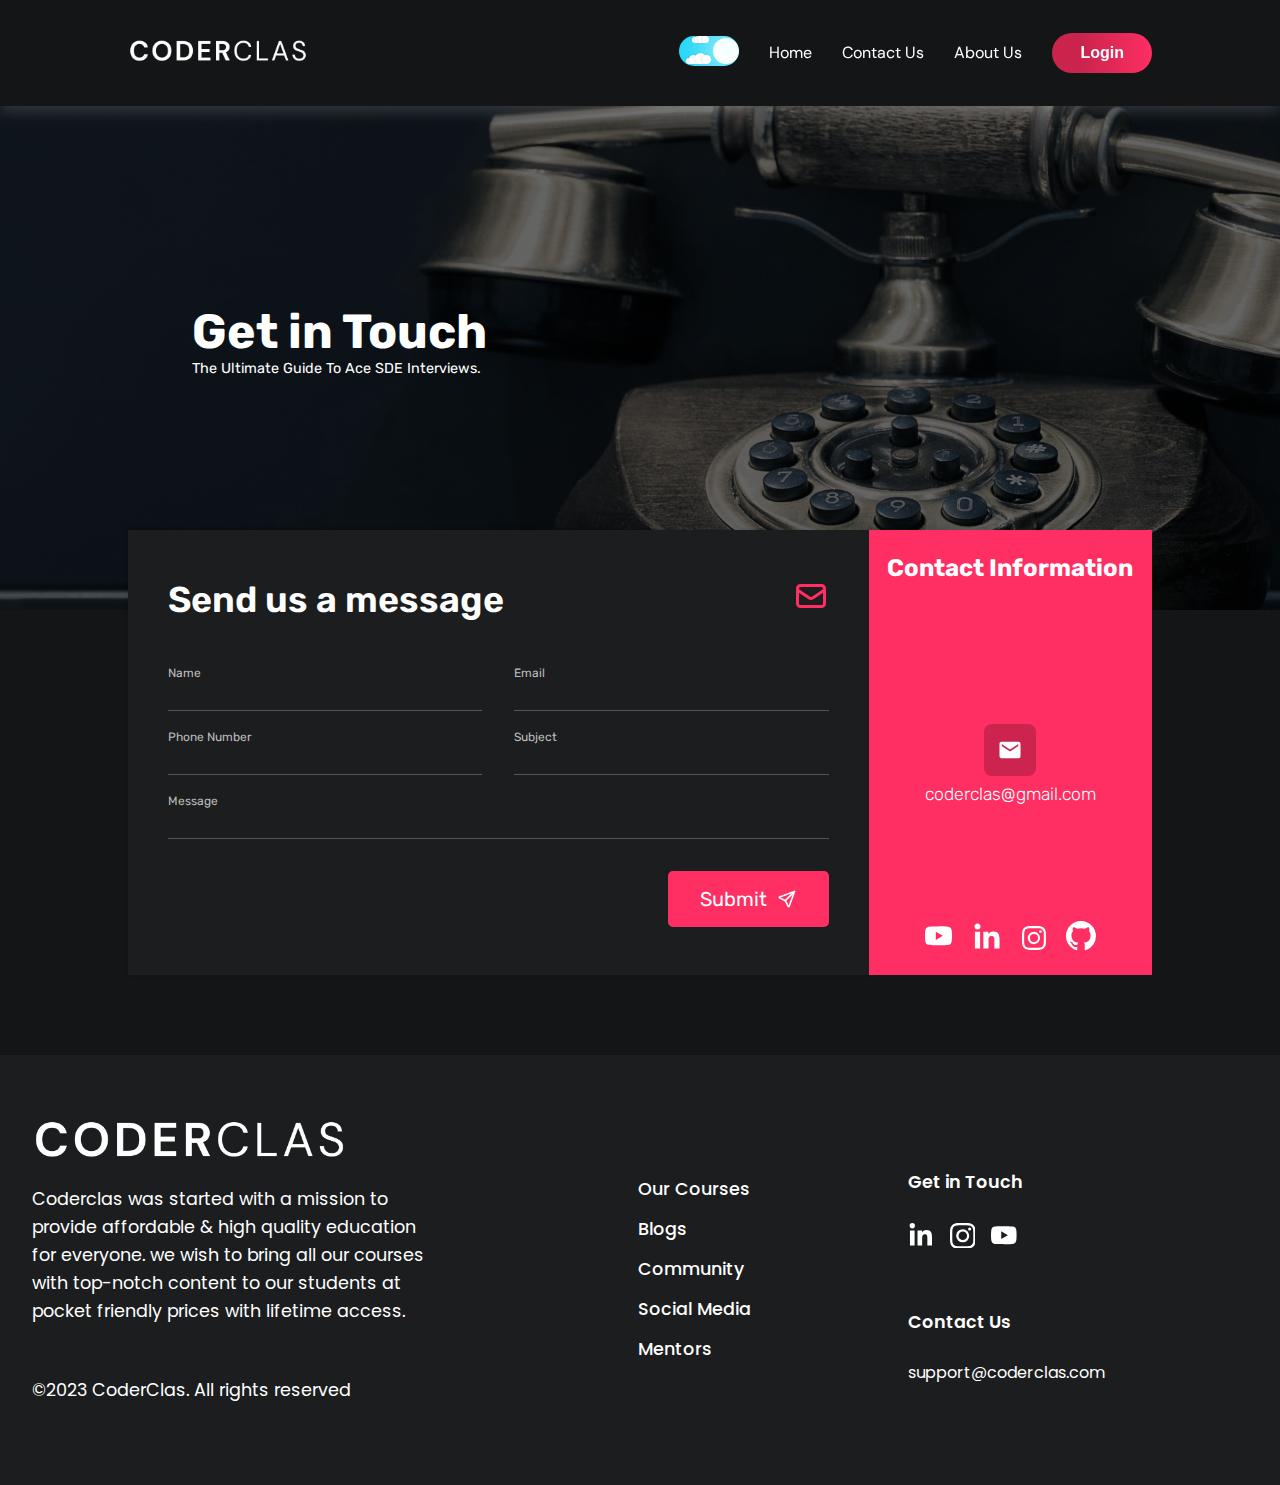
<file: pages/contact us/contact.html>
<!DOCTYPE html>
<html lang="en">
  <head>
    <meta charset="UTF-8" />
    <meta http-equiv="X-UA-Compatible" content="IE=edge" />
    <meta name="viewport" content="width=device-width, initial-scale=1.0" />
    <link
      rel="stylesheet"
      href="https://cdnjs.cloudflare.com/ajax/libs/font-awesome/6.4.0/css/all.min.css"
      integrity="sha512-iecdLmaskl7CVkqkXNQ/ZH/XLlvWZOJyj7Yy7tcenmpD1ypASozpmT/E0iPtmFIB46ZmdtAc9eNBvH0H/ZpiBw=="
      crossorigin="anonymous"
      referrerpolicy="no-referrer" />
    <title>Contact</title>
    <link rel="stylesheet" href="../../styles/universal.css" />
    <link rel="stylesheet" href="style.css" />
    <link rel="stylesheet" href="../../styles/navbar.css" />
    <link rel="stylesheet" href="../../styles/footer.css" />
    <link rel="stylesheet" href="../../styles/colors.css" />
  </head>
  <body class="dark">
    <header>
      <nav
        style="
          position: fixed;
          top: 0;
          width: 100%;
          background-color: var(--primary-bg);
        ">
        <div class="nav-bar">
          <li class="logo">
            <a href="../../index.html">
              <img
                id="topLogo"
                src="../../images/logo.webp"
                alt="CoderClas Main Logo" />
            </a>
          </li>

          <div style="display: flex">
            <div class="wrapper">
              <input type="checkbox" id="hide_checkbox" checked />
              <label for="hide_checkbox" class="toggle">
                <span class="toggle-button">
                  <span class="crater crater-1"></span>
                  <span class="crater crater-2"></span>
                  <span class="crater crater-3"></span>
                  <span class="crater crater-4"></span>
                  <span class="crater crater-5"></span>
                  <span class="crater crater-6"></span>
                  <span class="crater crater-7"></span>
                </span>
                <span class="star star-1"></span>
                <span class="star star-2"></span>
                <span class="star star-3"></span>
                <span class="star star-4"></span>
                <span class="star star-5"></span>
                <span class="star star-6"></span>
                <span class="star star-7"></span>
                <span class="star star-8"></span>
              </label>
            </div>

            <input type="checkbox" id="check" />
            <span class="menu font-sans">
              <li>
                <a class="text-white text-center" href="/index.html">Home</a>
              </li>
              <li><a class="text-white text-center" href="#">Contact Us</a></li>
              <li>
                <a
                  class="text-white text-center"
                  href="/pages/about us/about.html"
                  >About Us</a
                >
              </li>
              <li>
                <a href="../login/login.html" rel="noopener noreferrer">
                <button class="btn-design text-bold">Login</button></a>
              </li>
              <label for="check" class="close-menu">
                <i class="text-white fas fa-times"></i>
              </label>
            </span>
          </div>

          <label for="check" class="open-menu">
            <i class="text-white fas fa-bars"></i>
          </label>
        </div>
      </nav>
    </header>

    <div>
      <div class="contact-section">
        <div class="contact-bg">
          <div class="image"></div>
        </div>
        <div class="contact-title">
          <div>
            <h1>Get in Touch</h1>
            <p>The Ultimate Guide To Ace SDE Interviews.</p>
          </div>
        </div>
      </div>
    </div>

    <div
      class="contact-form-section"
      style="background-color: var(--primary-bg)">
      <div class="contact-form">
        <div class="form-title">
          <p class="send-title">Send us a message</p>
          <div>
            <svg
              style="color: var(--blog)"
              stroke="currentColor"
              fill="none"
              stroke-width="0"
              viewBox="0 0 24 24"
              height="1em"
              width="1em"
              xmlns="http://www.w3.org/2000/svg">
              <path
                stroke-linecap="round"
                stroke-linejoin="round"
                stroke-width="2"
                d="M3 8l7.89 5.26a2 2 0 002.22 0L21 8M5 19h14a2 2 0 002-2V7a2 2 0 00-2-2H5a2 2 0 00-2 2v10a2 2 0 002 2z"></path>
            </svg>
          </div>
        </div>

        <form class="form">
          <div class="first-contact-section">
            <div class="input-container">
              <input type="text" id="name" />
              <label for="name">Name</label>
            </div>
            <div class="input-container">
              <input type="text" id="email" />
              <label for="email">Email</label>
            </div>
            <div class="input-container">
              <input type="number" id="phone" />
              <label for="phone">Phone Number</label>
            </div>
            <div class="input-container">
              <input type="text" id="subject" />
              <label for="subject">Subject</label>
            </div>
          </div>

          <div class="input-container">
            <input type="text" id="message" />
            <label for="message">Message</label>
          </div>

          <div class="submit-btn">
            <a type="submit" href="#">
              Submit
              <svg
                stroke="currentColor"
                fill="none"
                stroke-width="2"
                viewBox="0 0 24 24"
                stroke-linecap="round"
                stroke-linejoin="round"
                height="1em"
                width="1em"
                xmlns="http://www.w3.org/2000/svg">
                <desc></desc>
                <path stroke="none" d="M0 0h24v24H0z" fill="none"></path>
                <line x1="10" y1="14" x2="21" y2="3"></line>
                <path
                  d="M21 3l-6.5 18a0.55 .55 0 0 1 -1 0l-3.5 -7l-7 -3.5a0.55 .55 0 0 1 0 -1l18 -6.5"></path>
              </svg>
            </a>
          </div>
        </form>
      </div>

      <div class="social-contact">
        <p>Contact Information</p>

        <div class="mail-content">
          <div class="mail-logo">
            <svg
              stroke="currentColor"
              fill="currentColor"
              stroke-width="0"
              viewBox="0 0 512 512"
              height="1em"
              width="1em"
              xmlns="http://www.w3.org/2000/svg">
              <path
                d="M437.332 80H74.668C51.199 80 32 99.198 32 122.667v266.666C32 412.802 51.199 432 74.668 432h362.664C460.801 432 480 412.802 480 389.333V122.667C480 99.198 460.801 80 437.332 80zM432 170.667L256 288 80 170.667V128l176 117.333L432 128v42.667z"></path>
            </svg>
          </div>

          <a href="mailto:coderclas@gmail.com"> coderclas@gmail.com </a>
        </div>

        <div class="icons">
          <a target="_blank" href="https://www.youtube.com/@coderclas">
            <svg
              stroke="currentColor"
              fill="currentColor"
              stroke-width="0"
              viewBox="0 0 16 16"
              height=".9em"
              width=".9em"
              xmlns="http://www.w3.org/2000/svg">
              <path
                d="M8.051 1.999h.089c.822.003 4.987.033 6.11.335a2.01 2.01 0 0 1 1.415 1.42c.101.38.172.883.22 1.402l.01.104.022.26.008.104c.065.914.073 1.77.074 1.957v.075c-.001.194-.01 1.108-.082 2.06l-.008.105-.009.104c-.05.572-.124 1.14-.235 1.558a2.007 2.007 0 0 1-1.415 1.42c-1.16.312-5.569.334-6.18.335h-.142c-.309 0-1.587-.006-2.927-.052l-.17-.006-.087-.004-.171-.007-.171-.007c-1.11-.049-2.167-.128-2.654-.26a2.007 2.007 0 0 1-1.415-1.419c-.111-.417-.185-.986-.235-1.558L.09 9.82l-.008-.104A31.4 31.4 0 0 1 0 7.68v-.123c.002-.215.01-.958.064-1.778l.007-.103.003-.052.008-.104.022-.26.01-.104c.048-.519.119-1.023.22-1.402a2.007 2.007 0 0 1 1.415-1.42c.487-.13 1.544-.21 2.654-.26l.17-.007.172-.006.086-.003.171-.007A99.788 99.788 0 0 1 7.858 2h.193zM6.4 5.209v4.818l4.157-2.408L6.4 5.209z"></path>
            </svg>
          </a>
          <a target="_blank" href="https://www.linkedin.com/in/illunise">
            <svg
              stroke="currentColor"
              fill="currentColor"
              stroke-width="0"
              viewBox="0 0 24 24"
              height="1em"
              width="1em"
              xmlns="http://www.w3.org/2000/svg">
              <path
                fill-rule="evenodd"
                d="M22.0367422,22 L17.8848745,22 L17.8848745,15.5036305 C17.8848745,13.9543347 17.85863,11.9615082 15.7275829,11.9615082 C13.5676669,11.9615082 13.237862,13.6498994 13.237862,15.3925291 L13.237862,22 L9.0903683,22 L9.0903683,8.64071385 L13.0707725,8.64071385 L13.0707725,10.4673257 L13.1276354,10.4673257 C13.6813927,9.41667396 15.0356049,8.3091593 17.0555507,8.3091593 C21.2599073,8.3091593 22.0367422,11.0753215 22.0367422,14.6734319 L22.0367422,22 Z M4.40923804,6.81585163 C3.07514653,6.81585163 2,5.73720584 2,4.40748841 C2,3.07864579 3.07514653,2 4.40923804,2 C5.73720584,2 6.81585163,3.07864579 6.81585163,4.40748841 C6.81585163,5.73720584 5.73720584,6.81585163 4.40923804,6.81585163 L4.40923804,6.81585163 Z M6.48604672,22 L2.32980492,22 L2.32980492,8.64071385 L6.48604672,8.64071385 L6.48604672,22 Z"></path>
            </svg>
          </a>
          <a target="_blank" href="https://www.instagram.com/coderclas/">
            <svg
              xmlns="http://www.w3.org/2000/svg"
              width=".8em"
              height=".8em"
              fill="currentColor"
              viewBox="0 0 16 16">
              <path
                d="M8 0C5.829 0 5.556.01 4.703.048 3.85.088 3.269.222 2.76.42a3.917 3.917 0 0 0-1.417.923A3.927 3.927 0 0 0 .42 2.76C.222 3.268.087 3.85.048 4.7.01 5.555 0 5.827 0 8.001c0 2.172.01 2.444.048 3.297.04.852.174 1.433.372 1.942.205.526.478.972.923 1.417.444.445.89.719 1.416.923.51.198 1.09.333 1.942.372C5.555 15.99 5.827 16 8 16s2.444-.01 3.298-.048c.851-.04 1.434-.174 1.943-.372a3.916 3.916 0 0 0 1.416-.923c.445-.445.718-.891.923-1.417.197-.509.332-1.09.372-1.942C15.99 10.445 16 10.173 16 8s-.01-2.445-.048-3.299c-.04-.851-.175-1.433-.372-1.941a3.926 3.926 0 0 0-.923-1.417A3.911 3.911 0 0 0 13.24.42c-.51-.198-1.092-.333-1.943-.372C10.443.01 10.172 0 7.998 0h.003zm-.717 1.442h.718c2.136 0 2.389.007 3.232.046.78.035 1.204.166 1.486.275.373.145.64.319.92.599.28.28.453.546.598.92.11.281.24.705.275 1.485.039.843.047 1.096.047 3.231s-.008 2.389-.047 3.232c-.035.78-.166 1.203-.275 1.485a2.47 2.47 0 0 1-.599.919c-.28.28-.546.453-.92.598-.28.11-.704.24-1.485.276-.843.038-1.096.047-3.232.047s-2.39-.009-3.233-.047c-.78-.036-1.203-.166-1.485-.276a2.478 2.478 0 0 1-.92-.598 2.48 2.48 0 0 1-.6-.92c-.109-.281-.24-.705-.275-1.485-.038-.843-.046-1.096-.046-3.233 0-2.136.008-2.388.046-3.231.036-.78.166-1.204.276-1.486.145-.373.319-.64.599-.92.28-.28.546-.453.92-.598.282-.11.705-.24 1.485-.276.738-.034 1.024-.044 2.515-.045v.002zm4.988 1.328a.96.96 0 1 0 0 1.92.96.96 0 0 0 0-1.92zm-4.27 1.122a4.109 4.109 0 1 0 0 8.217 4.109 4.109 0 0 0 0-8.217zm0 1.441a2.667 2.667 0 1 1 0 5.334 2.667 2.667 0 0 1 0-5.334z"
                fill="white"></path>
            </svg>
          </a>
          <a target="_blank" href="https://github.com/illunise">
            <svg height="1em" version="1.1" viewBox="0 0 16 16" width="1em">
              <path
                fill-rule="evenodd"
                d="M8 0C3.58 0 0 3.58 0 8c0 3.54 2.29 6.53 5.47 7.59.4.07.55-.17.55-.38 0-.19-.01-.82-.01-1.49-2.01.37-2.53-.49-2.69-.94-.09-.23-.48-.94-.82-1.13-.28-.15-.68-.52-.01-.53.63-.01 1.08.58 1.23.82.72 1.21 1.87.87 2.33.66.07-.52.28-.87.51-1.07-1.78-.2-3.64-.89-3.64-3.95 0-.87.31-1.59.82-2.15-.08-.2-.36-1.02.08-2.12 0 0 .67-.21 2.2.82.64-.18 1.32-.27 2-.27.68 0 1.36.09 2 .27 1.53-1.04 2.2-.82 2.2-.82.44 1.1.16 1.92.08 2.12.51.56.82 1.27.82 2.15 0 3.07-1.87 3.75-3.65 3.95.29.25.54.73.54 1.48 0 1.07-.01 1.93-.01 2.2 0 .21.15.46.55.38A8.013 8.013 0 0 0 16 8c0-4.42-3.58-8-8-8z"
                fill="#ffffff"></path>
            </svg>
          </a>
        </div>
      </div>
    </div>

    <footer>
      <div class="super-container font-poppin">
        <div class="components-outer-container">
          <div class="footer-container">
            <div class="first">
              <div class="top">
                <img id="footerLogo" src="../../images/logo.webp" alt="" />
              </div>
              <div class="bottom">
                <p class="text-white">
                  Coderclas was started with a mission to provide affordable
                  &amp; high quality education for everyone. we wish to bring
                  all our courses with top-notch content to our students at
                  pocket friendly prices with lifetime access.
                </p>
                <p class="copyright">©2023 CoderClas. All rights reserved</p>
              </div>
            </div>
            <div class="second">
              <ul>
                <li>
                  <a href="/#courses" class="footer-nav">Our Courses</a>
                </li>
                <li>
                  <a href="/#blogs" class="footer-nav">Blogs</a>
                </li>
                <li>
                  <a
                    href="https://www.youtube.com/@coderclas"
                    target="_blank"
                    class="footer-nav"
                    >Community</a
                  >
                </li>
                <li>
                  <a href="/#social" class="footer-nav">Social Media</a>
                </li>
                <li>
                  <a href="/#instructor" class="footer-nav">Mentors</a>
                </li>
              </ul>
            </div>
            <div class="third">
              <div class="top">
                <p class="text-white">Get in Touch</p>
                <div class="social-icons">
                  <a
                    class="text-white"
                    href="https://www.linkedin.com/in/illunise"
                    target="_blank"
                    rel="noreferrer">
                    <svg
                      stroke="currentColor"
                      fill="currentColor"
                      stroke-width="0"
                      viewBox="0 0 448 512"
                      height="1em"
                      width="1em"
                      xmlns="http://www.w3.org/2000/svg">
                      <path
                        d="M100.28 448H7.4V148.9h92.88zM53.79 108.1C24.09 108.1 0 83.5 0 53.8a53.79 53.79 0 0 1 107.58 0c0 29.7-24.1 54.3-53.79 54.3zM447.9 448h-92.68V302.4c0-34.7-.7-79.2-48.29-79.2-48.29 0-55.69 37.7-55.69 76.7V448h-92.78V148.9h89.08v40.8h1.3c12.4-23.5 42.69-48.3 87.88-48.3 94 0 111.28 61.9 111.28 142.3V448z"></path></svg></a>
                  <a
                    class="text-white"
                    href="https://www.instagram.com/coderclas/"
                    target="_blank"
                    rel="noreferrer"
                    ><svg
                      stroke="currentColor"
                      fill="currentColor"
                      stroke-width="0"
                      viewBox="0 0 16 16"
                      height="1em"
                      width="1em"
                      xmlns="http://www.w3.org/2000/svg">
                      <path
                        d="M8 0C5.829 0 5.556.01 4.703.048 3.85.088 3.269.222 2.76.42a3.917 3.917 0 0 0-1.417.923A3.927 3.927 0 0 0 .42 2.76C.222 3.268.087 3.85.048 4.7.01 5.555 0 5.827 0 8.001c0 2.172.01 2.444.048 3.297.04.852.174 1.433.372 1.942.205.526.478.972.923 1.417.444.445.89.719 1.416.923.51.198 1.09.333 1.942.372C5.555 15.99 5.827 16 8 16s2.444-.01 3.298-.048c.851-.04 1.434-.174 1.943-.372a3.916 3.916 0 0 0 1.416-.923c.445-.445.718-.891.923-1.417.197-.509.332-1.09.372-1.942C15.99 10.445 16 10.173 16 8s-.01-2.445-.048-3.299c-.04-.851-.175-1.433-.372-1.941a3.926 3.926 0 0 0-.923-1.417A3.911 3.911 0 0 0 13.24.42c-.51-.198-1.092-.333-1.943-.372C10.443.01 10.172 0 7.998 0h.003zm-.717 1.442h.718c2.136 0 2.389.007 3.232.046.78.035 1.204.166 1.486.275.373.145.64.319.92.599.28.28.453.546.598.92.11.281.24.705.275 1.485.039.843.047 1.096.047 3.231s-.008 2.389-.047 3.232c-.035.78-.166 1.203-.275 1.485a2.47 2.47 0 0 1-.599.919c-.28.28-.546.453-.92.598-.28.11-.704.24-1.485.276-.843.038-1.096.047-3.232.047s-2.39-.009-3.233-.047c-.78-.036-1.203-.166-1.485-.276a2.478 2.478 0 0 1-.92-.598 2.48 2.48 0 0 1-.6-.92c-.109-.281-.24-.705-.275-1.485-.038-.843-.046-1.096-.046-3.233 0-2.136.008-2.388.046-3.231.036-.78.166-1.204.276-1.486.145-.373.319-.64.599-.92.28-.28.546-.453.92-.598.282-.11.705-.24 1.485-.276.738-.034 1.024-.044 2.515-.045v.002zm4.988 1.328a.96.96 0 1 0 0 1.92.96.96 0 0 0 0-1.92zm-4.27 1.122a4.109 4.109 0 1 0 0 8.217 4.109 4.109 0 0 0 0-8.217zm0 1.441a2.667 2.667 0 1 1 0 5.334 2.667 2.667 0 0 1 0-5.334z"></path></svg></a>
                  <a
                    class="text-white"
                    href="https://www.youtube.com/@coderclas"
                    target="_blank"
                    rel="noreferrer">
                    <svg
                      stroke="currentColor"
                      fill="currentColor"
                      stroke-width="0"
                      viewBox="0 0 16 16"
                      height="1em"
                      width="1em"
                      xmlns="http://www.w3.org/2000/svg">
                      <path
                        d="M8.051 1.999h.089c.822.003 4.987.033 6.11.335a2.01 2.01 0 0 1 1.415 1.42c.101.38.172.883.22 1.402l.01.104.022.26.008.104c.065.914.073 1.77.074 1.957v.075c-.001.194-.01 1.108-.082 2.06l-.008.105-.009.104c-.05.572-.124 1.14-.235 1.558a2.007 2.007 0 0 1-1.415 1.42c-1.16.312-5.569.334-6.18.335h-.142c-.309 0-1.587-.006-2.927-.052l-.17-.006-.087-.004-.171-.007-.171-.007c-1.11-.049-2.167-.128-2.654-.26a2.007 2.007 0 0 1-1.415-1.419c-.111-.417-.185-.986-.235-1.558L.09 9.82l-.008-.104A31.4 31.4 0 0 1 0 7.68v-.123c.002-.215.01-.958.064-1.778l.007-.103.003-.052.008-.104.022-.26.01-.104c.048-.519.119-1.023.22-1.402a2.007 2.007 0 0 1 1.415-1.42c.487-.13 1.544-.21 2.654-.26l.17-.007.172-.006.086-.003.171-.007A99.788 99.788 0 0 1 7.858 2h.193zM6.4 5.209v4.818l4.157-2.408L6.4 5.209z"></path></svg></a>
                </div>
              </div>
              <div class="bottom">
                <p class="text-white">Contact Us</p>
                <a href="mailto:support@coderclas.com" class="text-white">support@coderclas.com</a>
              </div>
            </div>
          </div>
        </div>
      </div>
    </footer>

    <script src="../script.js"></script>
  </body>
</html>
</file>
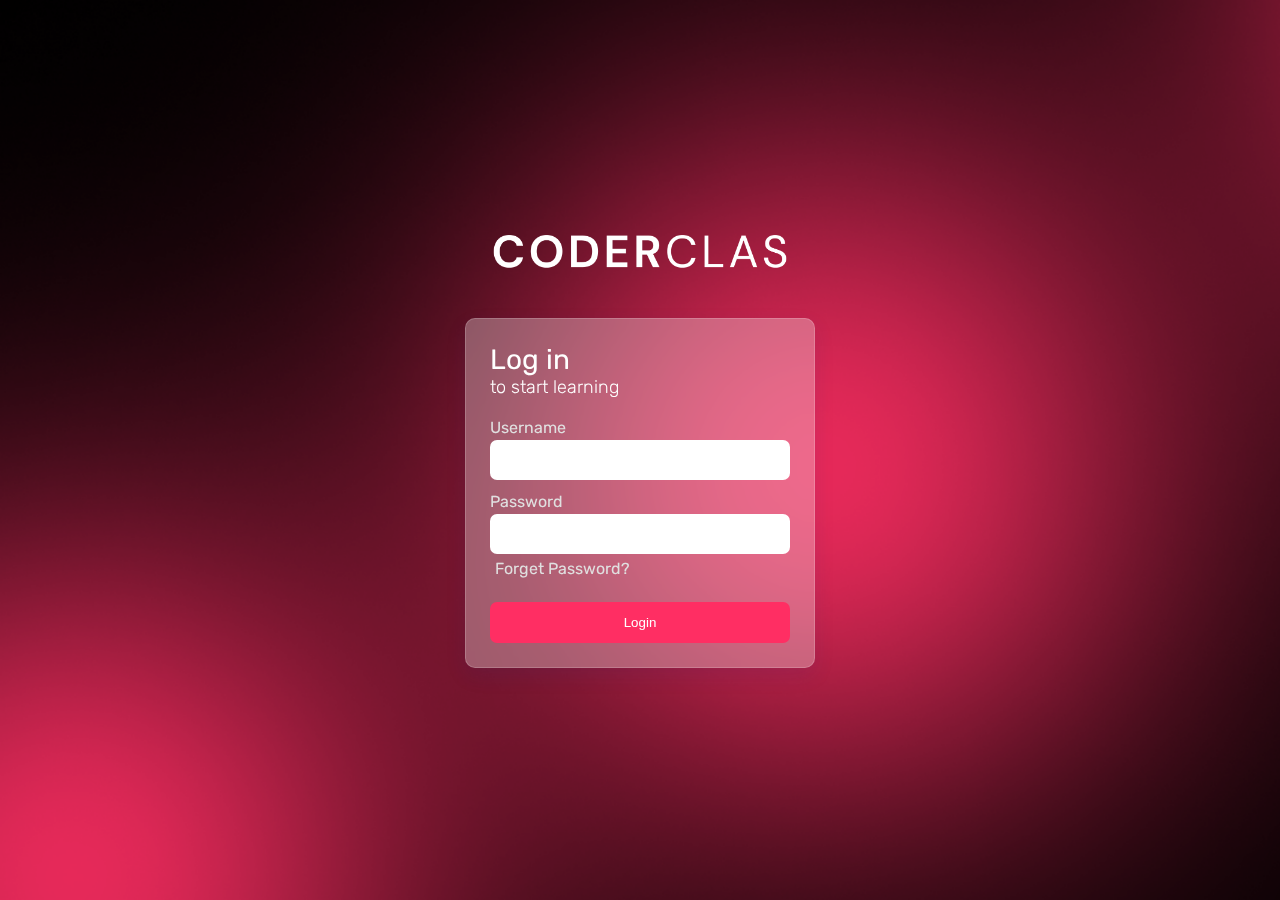
<file: pages/login/login.html>
<!DOCTYPE html>
<html lang="en">
<head>
    <meta charset="UTF-8">
    <meta http-equiv="X-UA-Compatible" content="IE=edge">
    <meta name="viewport" content="width=device-width, initial-scale=1.0">
    <title>Login - Coderclas</title>
    <link rel="stylesheet" href="../../styles/universal.css" />
    <link rel="stylesheet" href="../../styles/navbar.css" />
    <link rel="stylesheet" href="style.css" />
    <link rel="stylesheet" href="../../styles/footer.css" />
    <link rel="stylesheet" href="../../styles/colors.css" />
</head>
<body class="dark">

    <div class="login-section">
        <img class="logo" src="../../images/logo.webp" alt="Coderclas Logo">
        <div class="login-box">
            <p class="login-title">Log in</p>
            <p class="login-subtitle">to start learning</p>
            <form method="POST" class="form" action="#">
                <label for="username">Username</label>
                <input type="text" name="userame" id="username">

                <label for="password">Password</label>
                <input type="password" name="password" id="password">
                <a class="forget" href="#">Forget Password?</a>

                <input id="submit" type="submit" value="Login">
            </form>
        </div>
    </div>
    
    <script src="../script.js"></script>
</body>
</html>
</file>
<file: styles/universal.css>
@import url("https://fonts.googleapis.com/css2?family=DM+Sans:ital,wght@0,400;0,500;0,700;1,400;1,500;1,700&display=swap");
@import url("https://fonts.googleapis.com/css2?family=Poppins:ital,wght@0,100;0,200;0,300;0,400;0,500;0,600;0,700;0,800;0,900;1,100;1,200;1,300;1,400;1,500;1,600;1,700;1,800;1,900&display=swap");
@import url("https://fonts.googleapis.com/css2?family=Rubik:ital,wght@0,300;0,400;0,500;0,600;0,700;0,800;0,900;1,300;1,400;1,500;1,600;1,700;1,800;1,900&display=swap");

* {
  scroll-behavior: smooth;
  list-style: none;
}

body {
  background-color: var(--primary-bg);
  margin: 0;
  padding: 0;
  transition: all 0.2s ease;
}

a {
  text-decoration: none;
}

.font-sans {
  font-family: "DM Sans", sans-serif;
}

.font-poppin {
  font-family: "Poppins", sans-serif;
}

.text-bold {
  font-weight: 700;
}

.text-white {
  color: var(--primary-color);
}

.text-center {
  text-align: center;
}

.bg-dark {
  background-color: var(--main-bg);
}

.bg-dark-light {
  background-color: var(--dark-light-bg);
}

.d-flex {
  display: flex;
  flex-direction: row;
}

.margin-0 {
  margin: 0;
}
</file>
<file: pages/contact us/style.css>
.contact-form-section {
    transform: translateY(-80px);
  }
  
  .contact-section {
    position: relative;
    margin-top: 70px;
  }
  
  .contact-bg {
    background-color: rgb(0, 0, 0, 1);
  }
  
  .image {
    background-image: url(../../images/contact_bg.jpg);
    height: 60vh;
    opacity: 0.4;
    background-size: cover;
    background-position: center center;
  }
  
  .contact-bg h1 {
    z-index: 999;
    color: var(--primary-color);
    margin: auto;
  }
  
  .contact-title {
    position: absolute;
    top: 0;
    font-family: "Rubik", sans-serif;
    color: #fff;
  }
  
  .form-title {
    margin-bottom: 3.5rem;
  }
  
  .contact-title h1 {
    margin: 0;
    font-size: 3rem;
  }
  
  .contact-title p {
    margin: 0;
    font-size: 0.9rem;
  }
  
  .contact-form-section {
    width: 80%;
    max-width: 1300px;
    margin: auto;
  }
  
  .first-contact-section {
    margin-bottom: 2rem;
  }
  
  .contact-form {
    background-color: var(--secondary-bg);
    color: var(--primary-color);
    padding: 3rem 2.5rem;
    font-family: "Rubik", sans-serif;
    box-shadow: rgb(0, 0, 0, 0.1) 0px 0px 5px 0px,
      rgba(0, 0, 0, 0.1) 0px 0px 1px 0px;
  }
  
  .send-title {
    font-weight: 600;
    margin: 0;
  }
  
  .input-container {
    position: relative;
  }
  
  .input-container label {
    position: absolute;
    top: -13px;
    left: 0px;
    font-size: 12px;
    color: var(--acsent-color);
    transition: all 0.5s ease-in-out;
  }
  
  .input-container input {
    border: 0;
    border-bottom: 1px solid #555;
    background: transparent;
    width: 100%;
    padding: 8px 0 5px 0;
    font-size: 16px;
    color: var(--primary-color);
  }
  
  .submit-btn {
    margin-top: 2rem;
  }
  
  .submit-btn a {
    color: #fff;
    background: var(--blog);
    float: right;
    vertical-align: middle;
    display: flex;
    align-items: center;
    transition: all 0.4s ease;
  }
  
  .submit-btn a:hover {
    background-color: var(--blog-secondary);
  }
  
  .social-contact {
    background-color: var(--blog);
    text-align: center;
    display: flex;
    flex-direction: column;
    color: #fff;
    gap: 2rem;
    font-family: "Rubik", sans-serif;
  }
  
  .social-contact p {
    font-weight: 700;
    font-size: 1.5rem;
  }
  
  .mail-content {
    place-content: center;
    place-self: center;
    display: grid;
    margin: auto;
    display: flex;
    flex-direction: column;
    align-items: center;
    gap: 0.5rem;
  }
  
  .mail-content a {
    color: #fff;
    font-size: 1.1rem;
    font-weight: 300;
  }
  
  .mail-logo {
    place-content: center;
    border-radius: 0.5rem;
    width: 52px;
    height: 52px;
    font-size: 1.5rem;
    display: grid;
    background-color: rgb(0, 0, 0, 0.2);
  }
  
  .mail-logo svg {
    place-content: center;
    text-align: center;
  }
  
  .icons {
    display: flex;
    justify-content: center;
    font-size: 1.875rem;
    gap: 1.25rem;
    align-items: center;
    margin-bottom: 1rem;
  }
  
  .icons a {
    color: #fff;
  }
  
  @media only screen and (min-width: 900px) {
    /* For Desktop */
  
    .contact-form-section {
      display: flex;
    }
  
    .contact-form {
      width: 70%;
    }
  
    .contact-title {
      display: flex;
      height: 100%;
      margin-left: 15%;
      align-items: center;
    }
  
    .form-title {
      font-size: 2.25rem;
    }
  
    .form-title {
      display: flex;
      justify-content: space-between;
      text-align: center;
    }
  
    .first-contact-section {
      gap: 2rem;
      display: grid;
      grid-template-columns: repeat(2, 1fr);
    }
  
    .submit-btn a {
      color: #fff;
      border-radius: 5px;
      padding: 1rem 2rem;
      background: var(--blog);
      float: right;
      font-size: 1.25rem;
      vertical-align: middle;
      display: flex;
      align-items: center;
      transition: all 0.4s ease;
    }
  
    .submit-btn a:hover {
      background-color: var(--blog-secondary);
    }
  
    .submit-btn a svg {
      margin-left: 0.6rem;
    }
  
    .social-contact {
      width: 30%;
      background-color: var(--blog);
    }
  }
  
  @media only screen and (max-width: 900px) {
    .contact-form-section {
      display: flex;
      flex-direction: column;
    }
  
    .contact-title {
      text-align: center;
      display: flex;
      width: 100%;
      height: 100%;
      justify-content: center;
      align-items: center;
    }
  
    .form-title {
      font-size: 1.5rem;
      text-align: center;
    }
  
    .first-contact-section {
      gap: 2rem;
      display: grid;
      grid-template-columns: repeat(1, 1fr);
    }
  
    .submit-btn {
      display: flex;
      flex-direction: column;
      justify-content: center;
      align-items: center;
    }
  
    .submit-btn a {
      color: #fff;
      border-radius: 5px;
      padding: 1rem 2rem;
      background: var(--blog);
      float: right;
      font-size: 1.25rem;
      vertical-align: middle;
      display: flex;
      align-items: center;
      transition: all 0.4s ease;
    }
  
    .submit-btn a:hover {
      background-color: var(--blog-secondary);
    }
  
    .submit-btn a svg {
      margin-left: 0.6rem;
    }
  
    .social-contact {
      padding: 2rem 1.25rem;
      height: 440px;
    }
  }
</file>
<file: styles/navbar.css>
.nav-bar {
  display: flex;
  justify-content: space-between;
  align-items: center;
  list-style: none;
  position: relative;
  padding: 12px 20px;
}

nav {
  background-color: transparent;
  backdrop-filter: blur(10px);
  z-index: 999;
  box-shadow: var(--navbar-shadow) 0px 5px 15px 0px;
}

.logo img {
  width: 180px;
}
.menu {
  display: flex;
}
.menu li {
  padding-left: 30px;
}
.menu li a {
  display: inline-block;
  text-decoration: none;
  transition: 0.15s ease-in-out;
  position: relative;
}

.menu li a::after {
  content: "";
  position: absolute;
  bottom: 0;
  left: 0;
  width: 0;
  height: 1px;
  background-color: var(--light-white);
  transition: 0.15s ease-in-out;
}
.menu li a:hover:after {
  width: 100%;
}
.open-menu,
.close-menu {
  position: absolute;
  cursor: pointer;
  font-size: 1.5rem;
  display: none;
}
.open-menu {
  top: 50%;
  right: 20px;
  transform: translateY(-50%);
}
.close-menu {
  top: 20px;
  right: 20px;
}

#check {
  display: none;
}

.btn-design {
  background: rgb(190, 32, 72);
  background: linear-gradient(
    90deg,
    var(--blog-secondary) 30%,
    var(--blog) 100%
  );
  border-radius: 99px;
  box-sizing: border-box;
  cursor: pointer;

  line-height: 24px;
  opacity: 1;
  color: #ffffff;
  outline: 0 solid transparent;
  user-select: none;
  -webkit-user-select: none;
  touch-action: manipulation;
  width: fit-content;
  word-break: break-word;
  border: 0;
}

/* Theme Change Toggle */

.wrapper {
  margin: auto;
}

#hide_checkbox {
  opacity: 0;
  height: 0;
  width: 0;
}

.toggle {
  position: relative;
  cursor: pointer;
  display: inline-block;
  width: 60px;
  height: 30px;
  background: #211042;
  border-radius: 50px;
  transition: 500ms;
  overflow: hidden;
}

.toggle-button {
  position: absolute;
  display: inline-block;
  top: 2px;
  left: 2px;
  width: 26px;
  height: 26px;
  border-radius: 50%;
  background: #faeaf1;
  overflow: hidden;
  box-shadow: 0 0 35px 4px rgba(255, 255, 255);
  transition: all 500ms ease-out;
}

.crater {
  position: absolute;
  display: inline-block;
  background: #faeaf1;
  border-radius: 50%;
  transition: 500ms;
}

.crater-1 {
  background: #fffff9;
  width: 26px;
  height: 26px;
  left: 4px;
  bottom: 3px;
}

.crater-2 {
  width: 7px;
  height: 7px;
  top: -2px;
  left: 12px;
}

.crater-3 {
  width: 6px;
  height: 6px;
  top: 5px;
  right: -2px;
}

.crater-4 {
  width: 5px;
  height: 5px;
  top: 12px;
  left: 15px;
}

.crater-5 {
  width: 3px;
  height: 3px;
  top: 7px;
  left: 7px;
}

.crater-6 {
  width: 10px;
  height: 10px;
  top: 15px;
  left: 4px;
}

.crater-7 {
  width: 12px;
  height: 12px;
  bottom: -4px;
  left: 5px;
}

.star {
  position: absolute;
  display: inline-block;
  border-radius: 50%;
  background: #fff;
  box-shadow: 1px 0 2px 2px rgba(255, 255, 255);
}

.star-1 {
  width: 3px;
  height: 3px;
  right: 19px;
  bottom: 23px;
}

.star-2 {
  width: 1px;
  height: 1px;
  right: 30px;
  top: 29px;
}

.star-3 {
  width: 1px;
  height: 1px;
  right: 5px;
  bottom: 15px;
}

.star-4 {
  width: 1px;
  height: 1px;
  right: 35px;
  bottom: 33px;
}

.star-5 {
  width: 4px;
  height: 4px;
  right: 10px;
  bottom: 35px;
}

.star-6,
.star-7,
.star-8 {
  width: 10px;
  height: 2px;
  border-radius: 2px;
  transform: rotate(-45deg);
  box-shadow: 5px 0px 4px 1px #fff;
  animation-name: travel;
  animation-duration: 1.5s;
  animation-timing-function: ease-out;
  animation-iteration-count: infinite;
}

.star-6 {
  right: 22px;
  bottom: 25px;
  animation-delay: -2s;
}

.star-7 {
  right: 11px;
  bottom: 18px;
}

.star-8 {
  right: 33px;
  top: 10px;
  animation-delay: -4s;
}

@keyframes travel {
  0% {
    transform: rotate(-45deg) translateX(70px);
  }

  50% {
    transform: rotate(-45deg) translateX(-20px);
    box-shadow: 5px 0px 6px 1px #fff;
  }

  100% {
    transform: rotate(-45deg) translateX(-30px);
    width: 2px;
    height: 2px;
    opacity: 0;
    box-shadow: none;
  }
}

#hide_checkbox:checked + .toggle {
  background: #24d7f7;
}

#hide_checkbox:checked + .toggle .toggle-button {
  background: #f7ffff;
  transform: translateX(32px);
  box-shadow: 0 0 35px 5px rgba(255, 255, 255);
}

#hide_checkbox:checked + .toggle .toggle-button .crater {
  transform: rotate(-45deg) translateX(70px);
}

#hide_checkbox:checked + .toggle .star {
  animation: move 2s infinite;
  transform: none;
  box-shadow: none;
}

#hide_checkbox:checked + .toggle .star-1 {
  width: 21px;
  height: 6px;
  border-radius: 10px;
  background: #fff;
  left: 7px;
  top: 22px;
  box-shadow: none;
}

#hide_checkbox:checked + .toggle .star-2 {
  width: 9px;
  height: 9px;
  background: #fff;
  left: 10px;
  top: 19px;
  box-shadow: -1px 0 2px 0 rgba(0, 0, 0, 0.1);
}

#hide_checkbox:checked + .toggle .star-3 {
  width: 11px;
  height: 11px;
  background: #fff;
  left: 16px;
  top: 17px;
  box-shadow: -1px 0 2px 0 rgba(0, 0, 0, 0.1);
}

#hide_checkbox:checked + .toggle .star-4 {
  width: 9px;
  height: 9px;
  background: #fff;
  left: 23px;
  top: 19px;
  box-shadow: -1px 0 2px 0 rgba(0, 0, 0, 0.1);
}

#hide_checkbox:checked + .toggle .star-5 {
  width: 15px;
  height: 6px;
  border-radius: 15px;
  background: #fff;
  left: 13px;
  bottom: 23px;
  box-shadow: none;
}

#hide_checkbox:checked + .toggle .star-6 {
  width: 7px;
  height: 7px;
  background: #fff;
  border-radius: 50%;
  left: 16px;
  bottom: 23px;
  box-shadow: -1px 0 2px 0 rgba(0, 0, 0, 0.1);
}

#hide_checkbox:checked + .toggle .star-7 {
  width: 8px;
  height: 8px;
  background: #fff;
  border-radius: 50%;
  left: 19px;
  bottom: 23px;
  box-shadow: -1px 0 2px 0 rgba(0, 0, 0, 0.1);
}

#hide_checkbox:checked + .toggle .star-8 {
  width: 7px;
  height: 7px;
  background: #fff;
  border-radius: 50%;
  left: 23px;
  top: 0px;
  box-shadow: -1px 0 2px 0 rgba(0, 0, 0, 0.1);
}

@keyframes move {
  0% {
    transform: none;
  }

  25% {
    transform: translateX(2px);
  }

  100% {
    transform: translateX(-2px);
  }
}

.wrapper p {
  text-align: center;
  letter-spacing: 15px;
  background: #34495e;
  color: #fff;
}

p.morning {
  background: #e67e22;
}

/* Theme Change Toogle Ended */

@media only screen and (min-width: 900px) {
  /* For Desktop */
  .menu {
    line-height: 80px;
  }

  .btn-design {
    font-size: 16px;
    padding: 8px 28px;
  }

  .nav-bar {
    padding: 1% 10%;
  }
}

@media only screen and (max-width: 900px) {
  /* For Mobile */
  .menu {
    flex-direction: column;
    align-items: center;
    width: 80%;
    height: 100vh;
    position: fixed;
    top: 0px;
    right: -100%;
    z-index: 100;
    background-color: var(--blog);
    transition: all 0.2s ease-in-out;
  }
  .menu li {
    margin-top: 40px;
  }
  .menu li a {
    padding: 10px;
  }

  .btn-design {
    font-size: 16px;
    padding: 8px 28px;
  }

  .wrapper {
    margin: 0px 25px 0px 0px;
  }

  .open-menu,
  .close-menu {
    display: block;
  }
  #check:checked ~ .menu {
    right: 0;
  }
}
</file>
<file: styles/footer.css>
.super-container {
  align-items: center;
  background: var(--dark-light-bg);
  display: flex;
  flex-direction: column;
  justify-content: center;
  padding: 2rem 0;
  width: 100%;
}

.super-container {
  background-color: var(--secondary-bg);
}

.components-outer-container {
  margin: auto;
  max-width: 1500px;
}

.footer-container {
  display: flex;
  grid-template-columns: repeat(3, 1fr);
  justify-content: space-around;
  overflow-x: hidden !important;
  width: 100%;
}

.footer-container .first {
  color: var(--primary-color);
  display: flex;
  flex-direction: column;
  font-size: 1.1rem;
  line-height: 28px;
  padding: 2rem;
  width: 36%;
}

.footer-container img {
  height: 40px;
}

.footer-container .first .bottom {
  display: flex;
  flex-direction: column;
  gap: 1rem;
}

.footer-container .second {
  align-items: center;
  display: flex;
  flex-direction: column;
  font-size: 1.1rem;
  font-weight: 500;
  line-height: 40px;
  margin-top: 2rem;
  padding: 2rem;
  width: 30%;
}

.footer-container a {
  color: var(--primary-color);
  transition: all 0.3s ease;
}

.footer-container .third {
  color: var(--);
  display: flex;
  flex-direction: column;
  gap: 2rem;
  margin-top: 2rem;
  padding: 2rem;
  width: 30%;
}

.footer-container .third .top {
  display: flex;
  flex-direction: column;
  gap: 0.5rem;
}

.footer-container .third p {
  font-size: 1.1rem;
  font-weight: 600;
}

.footer-container .third .top .social-icons {
  display: flex;
  gap: 1rem;
}

.footer-container .third .top .social-icons a {
  font-size: 1.6rem;
  font-weight: 600;
}

.footer-container .third .bottom {
  display: flex;
  flex-direction: column;
  gap: 0.5rem;
}

.footer-container .third p {
  font-size: 1.1rem;
  font-weight: 600;
}

.footer-container a {
  color: var(--primary-color);
  transition: all 0.3s ease;
}

@media only screen and (max-width: 900px) {
  .footer-container {
    display: flex;
    flex-direction: column;
    margin: 0;
  }

  .footer-container .first {
    margin: 0;
    width: 90%;
  }

  .footer-container .first {
    width: 80%;
  }

  .footer-container img {
    width: 250px;
    height: auto;
  }

  .copyright {
    margin: 0;
  }

  .footer-container .second,
  .footer-container .third {
    align-items: flex-start;
    margin: 0;
    width: 90%;
  }
}
</file>
<file: styles/colors.css>
:root .light {
  --primary-bg: #ffffff;
  --secondary-bg: #f5f5f5;
  --primary-color: #000;
  --secondary-color: #fff;
  --blog: #ff2e63;
  --blog-secondary: #ca244d;
  --acsent-color: rgb(136, 136, 136);
  --navbar-shadow: rgba(0, 0, 0, 0.17);
  --navbar-shadow-invert: rgba(0, 0, 0, 0.17);
}

:root .dark {
  --primary-bg: #131516;
  --secondary-bg: #1b1d1e;
  --primary-color: #fff;
  --secondary-color: #000;
  --blog: #ff2e63;
  --blog-secondary: #ca244d;
  --acsent-color: rgb(189, 189, 189);
  --navbar-shadow: rgba(255, 255, 255, 0.17);
}
</file>
<file: pages/login/style.css>
* {
  margin: 0;
  padding: 0;
}

body {
  background-image: url(../../images/login_bg.png);
  background-repeat: no-repeat;
  background-size: cover;
  font-family: "Rubik", sans-serif;
}

.login-section {
  display: flex;
  justify-content: center;
  align-items: center;
  flex-direction: column;
}

.login-box {
  border-radius: 12px;
  padding: 1.5rem;
  width: 300px;
  background: rgba(255, 255, 255, 0.3);
  box-shadow: 0 8px 20px 0 rgba(31, 38, 135, 0.12);
  backdrop-filter: blur(8.5px);
  -webkit-backdrop-filter: blur(8.5px);
  border-radius: 10px;
  border: 1px solid rgba(255, 255, 255, 0.18);
}

.logo {
  width: 300px;
  margin-bottom: 48px;
}

.form {
  display: flex;
  flex-direction: column;
  margin-top: 1.2rem;
}

.login-section {
  height: 100vh;
}

.login-title {
  text-align: left;
  font-size: 28px;
  color: white;
}

.login-subtitle {
  text-align: left;
  font-size: 18px;
  font-weight: 300;
  color: white;
}

label {
  color: #E0E0E0;
  margin-bottom: .2rem;
}

input {
  /* line-height: 1.7rem; */
  padding: .8rem;
  border-radius: 7px;
  border: none;
}

#username {
  margin-bottom: .7rem;
}

#submit {
  cursor: pointer;
  margin-top: 1.5rem;
  color: white;
  background-color: var(--blog);
  transition-duration: .6s;
}

#submit:hover {
  background-color: var(--blog-secondary);
  transform: scale(1.01);
}

.forget {
  font-size: 16px;
  margin-top: .3rem;
  margin-left: .3rem;
  color: #E0E0E0;
}

.forget:hover {
  color: black;
  transition-duration: .4s;
}

@media only screen and (max-width: 900px) {
  /* For Phone */
}
</file>
